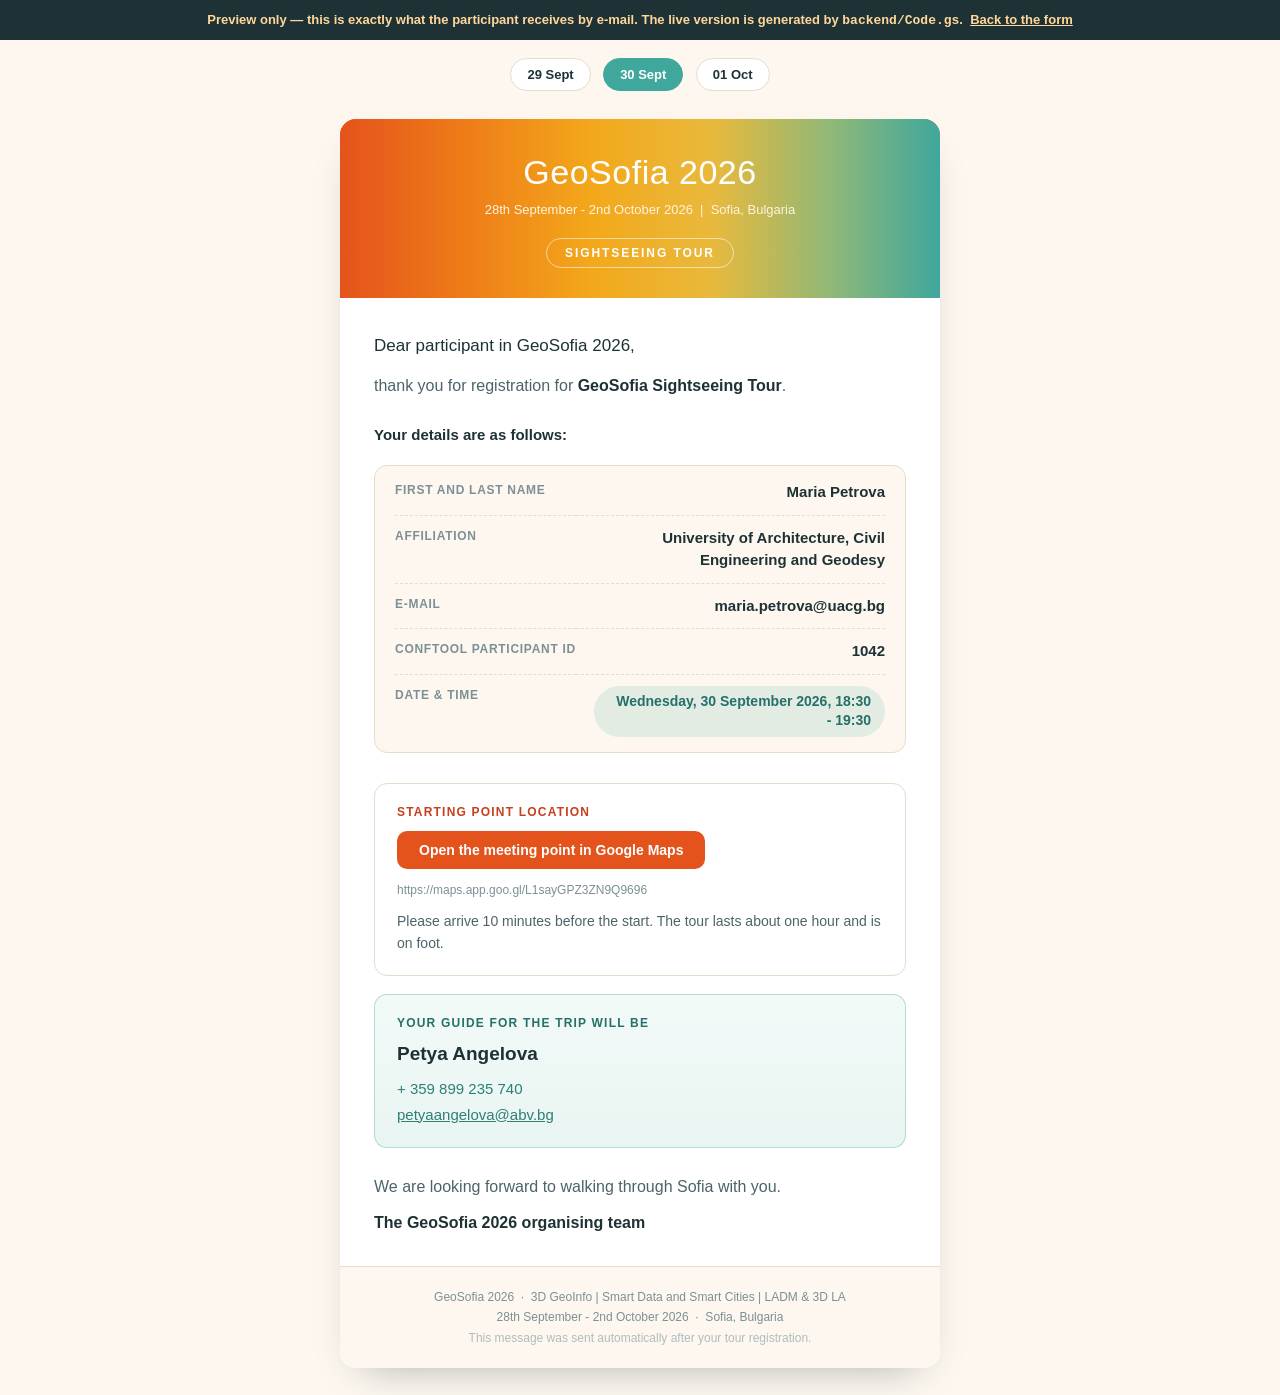
<file: email-preview.html>
<!DOCTYPE html>
<html lang="en">
<head>
<meta charset="utf-8">
<meta name="viewport" content="width=device-width, initial-scale=1">
<title>Confirmation e-mail — preview | GeoSofia Sightseeing Tour</title>
<meta name="robots" content="noindex, nofollow">
<link rel="icon" href="assets/img/geosofia-banner.svg">
<style>
  body{margin:0;padding:0;background:#FDF7EF;font-family:Lato,"Segoe UI",Arial,sans-serif}
  .bar{background:#1E3236;color:#FFD79A;padding:12px 18px;font-size:13px;font-weight:700;text-align:center}
  .bar a{color:#FFD79A}
  .switch{text-align:center;padding:18px 12px 0}
  .switch button{
    font:700 13px/1 Lato,"Segoe UI",Arial,sans-serif;padding:9px 16px;margin:0 4px;border-radius:999px;
    border:1.5px solid #E6DCCE;background:#fff;color:#1E3236;cursor:pointer}
  .switch button[aria-pressed="true"]{background:#3FA79C;border-color:#3FA79C;color:#fff}
</style>
</head>
<body>

<div class="bar">
  Preview only — this is exactly what the participant receives by e-mail.
  The live version is generated by <code>backend/Code.gs</code>. &nbsp;<a href="index.html">Back to the form</a>
</div>

<div class="switch">
  <button type="button" data-slot="29sep" aria-pressed="false">29 Sept</button>
  <button type="button" data-slot="30sep" aria-pressed="true">30 Sept</button>
  <button type="button" data-slot="01oct" aria-pressed="false">01 Oct</button>
</div>

<div id="mail"></div>

<script src="assets/js/config.js?v=2"></script>
<script>
(function () {
  var SAMPLE = {
    name: "Maria Petrova",
    affiliation: "University of Architecture, Civil Engineering and Geodesy",
    email: "maria.petrova@uacg.bg",
    conftool: "1042"
  };
  var FULL = {
    "29sep": "Tuesday, 29 September 2026, 18:30 - 19:30",
    "30sep": "Wednesday, 30 September 2026, 18:30 - 19:30",
    "01oct": "Thursday, 1 October 2026, 18:30 - 19:30"
  };
  var MAP = CONFIG.MEETING_POINT_URL;

  function esc(s){return String(s==null?"":s).replace(/[&<>"]/g,function(c){
    return {"&":"&amp;","<":"&lt;",">":"&gt;",'"':"&quot;"}[c];});}

  function row(k,v){
    return '<tr>'+
      '<td style="padding:11px 0;border-bottom:1px dashed #E6DCCE;font:600 12px/1.5 Lato,Segoe UI,Arial,sans-serif;letter-spacing:.06em;text-transform:uppercase;color:#7C9095;white-space:nowrap;vertical-align:top;">'+esc(k)+'</td>'+
      '<td style="padding:11px 0 11px 18px;border-bottom:1px dashed #E6DCCE;font:700 15px/1.5 Lato,Segoe UI,Arial,sans-serif;color:#1E3236;text-align:right;">'+esc(v)+'</td></tr>';
  }

  function build(slotKey){
    var r = SAMPLE, guide = CONFIG.GUIDES[slotKey], full = FULL[slotKey];
    return ''+
'<table role="presentation" width="100%" cellpadding="0" cellspacing="0" border="0" style="background:#FDF7EF;padding:28px 12px;">'+
'<tr><td align="center">'+
  '<table role="presentation" width="600" cellpadding="0" cellspacing="0" border="0" style="width:600px;max-width:100%;background:#ffffff;border-radius:16px;overflow:hidden;box-shadow:0 18px 40px -22px rgba(30,50,54,.4);">'+
    '<tr><td style="background:#EE7A18;background-image:linear-gradient(90deg,#E4531C 0%,#EE7A18 20%,#F3A81B 42%,#E9B93C 62%,#8FB878 82%,#3FA79C 100%);padding:34px 34px 30px;text-align:center;">'+
      '<div style="font:300 34px/1.15 Lato,Segoe UI,Arial,sans-serif;color:#ffffff;letter-spacing:.5px;">GeoSofia 2026</div>'+
      '<div style="font:400 13px/1.5 Lato,Segoe UI,Arial,sans-serif;color:#FFF3E0;margin-top:8px;">28th September - 2nd October 2026 &nbsp;|&nbsp; Sofia, Bulgaria</div>'+
      '<div style="display:inline-block;margin-top:18px;padding:8px 18px;border:1px solid rgba(255,255,255,.55);border-radius:999px;font:700 12px/1 Lato,Segoe UI,Arial,sans-serif;color:#ffffff;letter-spacing:.16em;text-transform:uppercase;">Sightseeing Tour</div>'+
    '</td></tr>'+
    '<tr><td style="padding:34px 34px 6px;">'+
      '<p style="margin:0 0 14px;font:400 17px/1.6 Lato,Segoe UI,Arial,sans-serif;color:#1E3236;">Dear participant in GeoSofia 2026,</p>'+
      '<p style="margin:0 0 24px;font:400 16px/1.65 Lato,Segoe UI,Arial,sans-serif;color:#4C6469;">thank you for registration for <strong style="color:#1E3236;">GeoSofia Sightseeing Tour</strong>.</p>'+
      '<p style="margin:0 0 6px;font:700 15px/1.6 Lato,Segoe UI,Arial,sans-serif;color:#1E3236;">Your details are as follows:</p>'+
    '</td></tr>'+
    '<tr><td style="padding:6px 34px 4px;">'+
      '<table role="presentation" width="100%" cellpadding="0" cellspacing="0" border="0" style="background:#FDF7EF;border:1px solid #E6DCCE;border-radius:13px;padding:4px 20px;">'+
        row('First and Last Name', r.name)+
        row('Affiliation', r.affiliation)+
        row('E-mail', r.email)+
        row('ConfTool Participant ID', r.conftool)+
        '<tr><td style="padding:11px 0;font:600 12px/1.5 Lato,Segoe UI,Arial,sans-serif;letter-spacing:.06em;text-transform:uppercase;color:#7C9095;vertical-align:top;">Date &amp; time</td>'+
        '<td style="padding:11px 0 11px 18px;text-align:right;"><span style="display:inline-block;background:rgba(63,167,156,.14);color:#25706A;border-radius:999px;padding:6px 14px;font:800 14px/1.4 Lato,Segoe UI,Arial,sans-serif;">'+esc(full)+'</span></td></tr>'+
      '</table>'+
    '</td></tr>'+
    '<tr><td style="padding:26px 34px 0;">'+
      '<table role="presentation" width="100%" cellpadding="0" cellspacing="0" border="0" style="border:1px solid #E6DCCE;border-radius:13px;">'+
        '<tr><td style="padding:20px 22px;">'+
          '<div style="font:800 12px/1.4 Lato,Segoe UI,Arial,sans-serif;letter-spacing:.1em;text-transform:uppercase;color:#C6401D;margin-bottom:10px;">Starting point location</div>'+
          '<a href="'+MAP+'" style="display:inline-block;background:#E4531C;color:#ffffff;text-decoration:none;padding:12px 22px;border-radius:10px;font:800 14px/1 Lato,Segoe UI,Arial,sans-serif;">Open the meeting point in Google Maps</a>'+
          '<div style="margin-top:12px;font:400 12px/1.6 Lato,Segoe UI,Arial,sans-serif;color:#7C9095;word-break:break-all;">'+MAP+'</div>'+
          '<div style="margin-top:10px;font:400 14px/1.6 Lato,Segoe UI,Arial,sans-serif;color:#4C6469;">Please arrive 10 minutes before the start. The tour lasts about one hour and is on foot.</div>'+
        '</td></tr>'+
      '</table>'+
    '</td></tr>'+
    '<tr><td style="padding:18px 34px 0;">'+
      '<table role="presentation" width="100%" cellpadding="0" cellspacing="0" border="0" style="background:linear-gradient(180deg,#F2FAF8,#E9F5F2);background-color:#F2FAF8;border:1px solid rgba(63,167,156,.35);border-radius:13px;">'+
        '<tr><td style="padding:20px 22px;">'+
          '<div style="font:800 12px/1.4 Lato,Segoe UI,Arial,sans-serif;letter-spacing:.1em;text-transform:uppercase;color:#25706A;margin-bottom:10px;">Your Guide for the trip will be</div>'+
          '<div style="font:800 19px/1.4 Lato,Segoe UI,Arial,sans-serif;color:#1E3236;">'+esc(guide.name)+'</div>'+
          '<div style="margin-top:8px;font:400 15px/1.7 Lato,Segoe UI,Arial,sans-serif;color:#2E7F78;">'+esc(guide.phone)+'<br><a href="mailto:'+esc(guide.email)+'" style="color:#2E7F78;">'+esc(guide.email)+'</a></div>'+
        '</td></tr>'+
      '</table>'+
    '</td></tr>'+
    '<tr><td style="padding:26px 34px 30px;">'+
      '<p style="margin:0;font:400 16px/1.65 Lato,Segoe UI,Arial,sans-serif;color:#4C6469;">We are looking forward to walking through Sofia with you.</p>'+
      '<p style="margin:10px 0 0;font:700 16px/1.6 Lato,Segoe UI,Arial,sans-serif;color:#1E3236;">The GeoSofia 2026 organising team</p>'+
    '</td></tr>'+
    '<tr><td style="background:#FDF7EF;border-top:1px solid #E6DCCE;padding:20px 34px;text-align:center;">'+
      '<div style="font:400 12px/1.7 Lato,Segoe UI,Arial,sans-serif;color:#7C9095;">GeoSofia 2026 &nbsp;·&nbsp; 3D GeoInfo | Smart Data and Smart Cities | LADM &amp; 3D LA<br>28th September - 2nd October 2026 &nbsp;·&nbsp; Sofia, Bulgaria<br><span style="color:#B0BCBE;">This message was sent automatically after your tour registration.</span></div>'+
    '</td></tr>'+
  '</table>'+
'</td></tr></table>';
  }

  var buttons = document.querySelectorAll(".switch button");
  function show(key){
    document.getElementById("mail").innerHTML = build(key);
    buttons.forEach(function(b){ b.setAttribute("aria-pressed", String(b.dataset.slot === key)); });
  }
  buttons.forEach(function(b){ b.addEventListener("click", function(){ show(b.dataset.slot); }); });
  show("30sep");
})();
</script>
</body>
</html>
</file>
